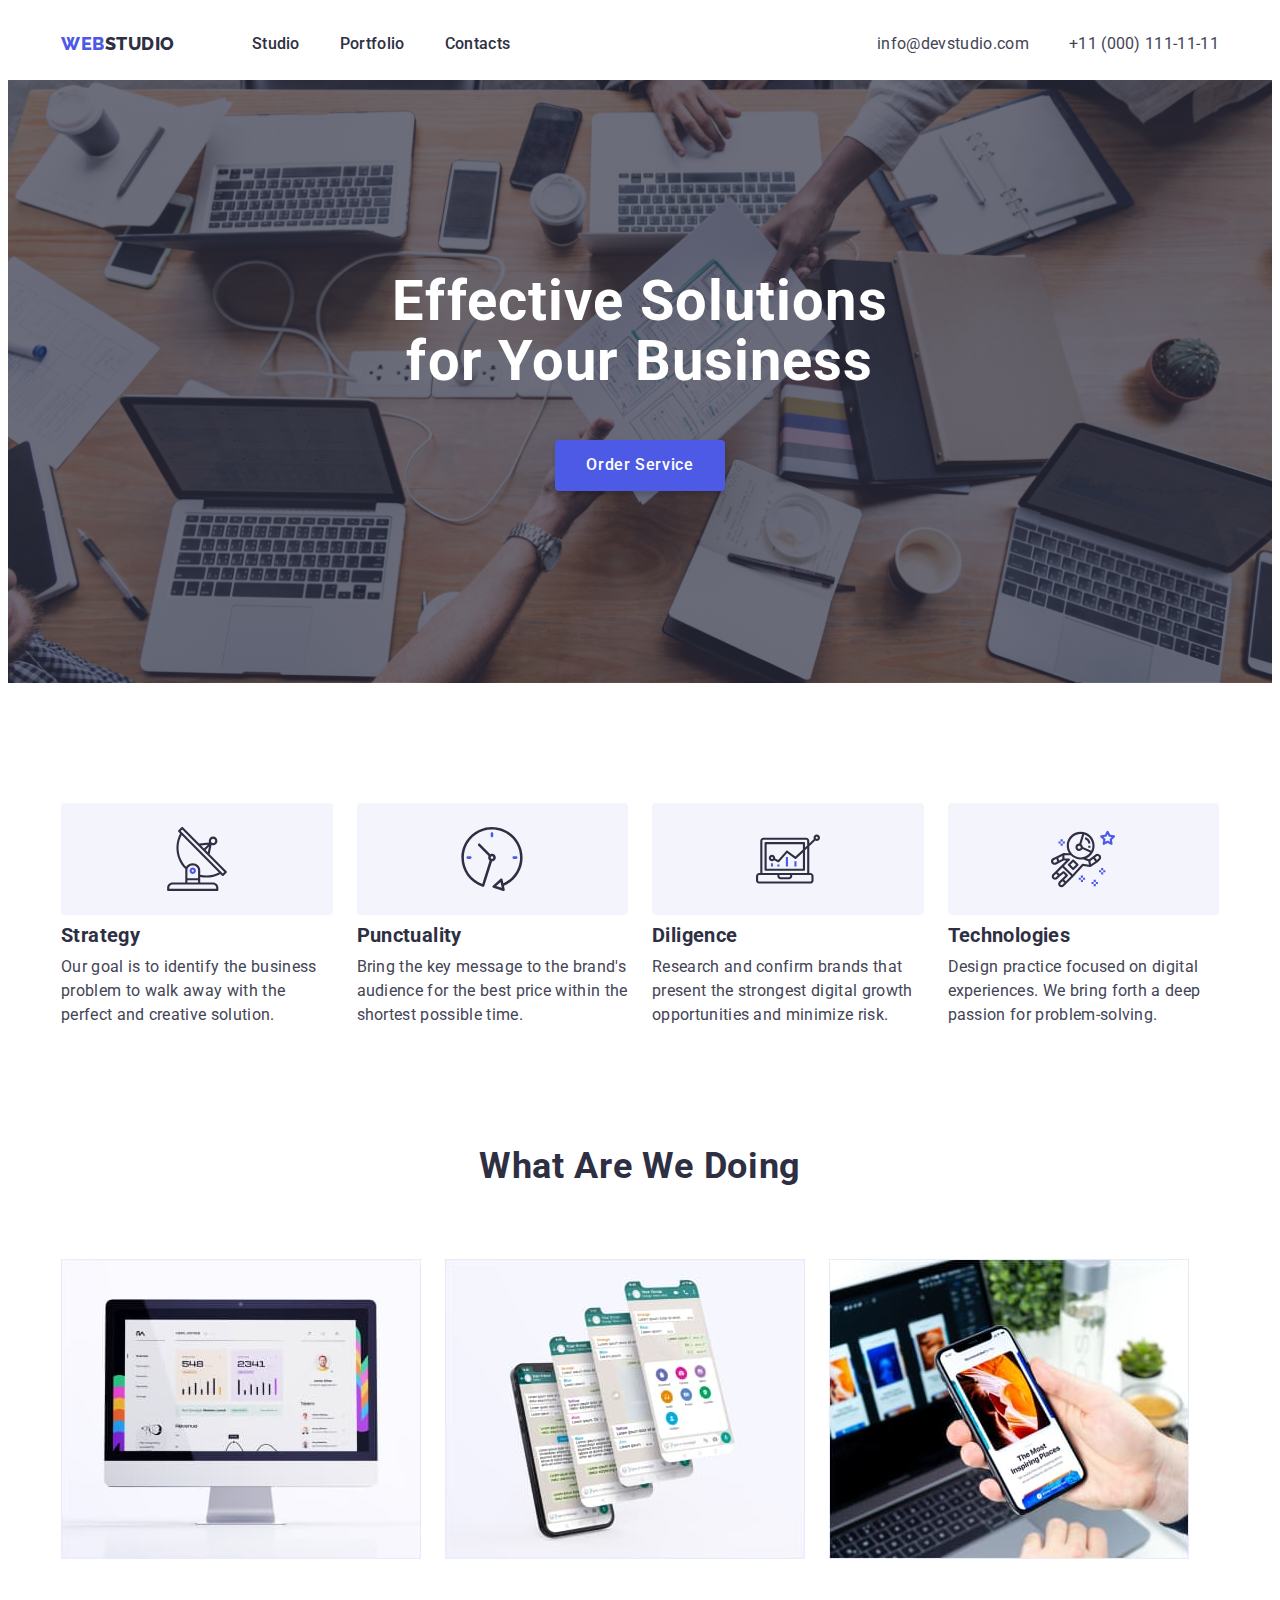
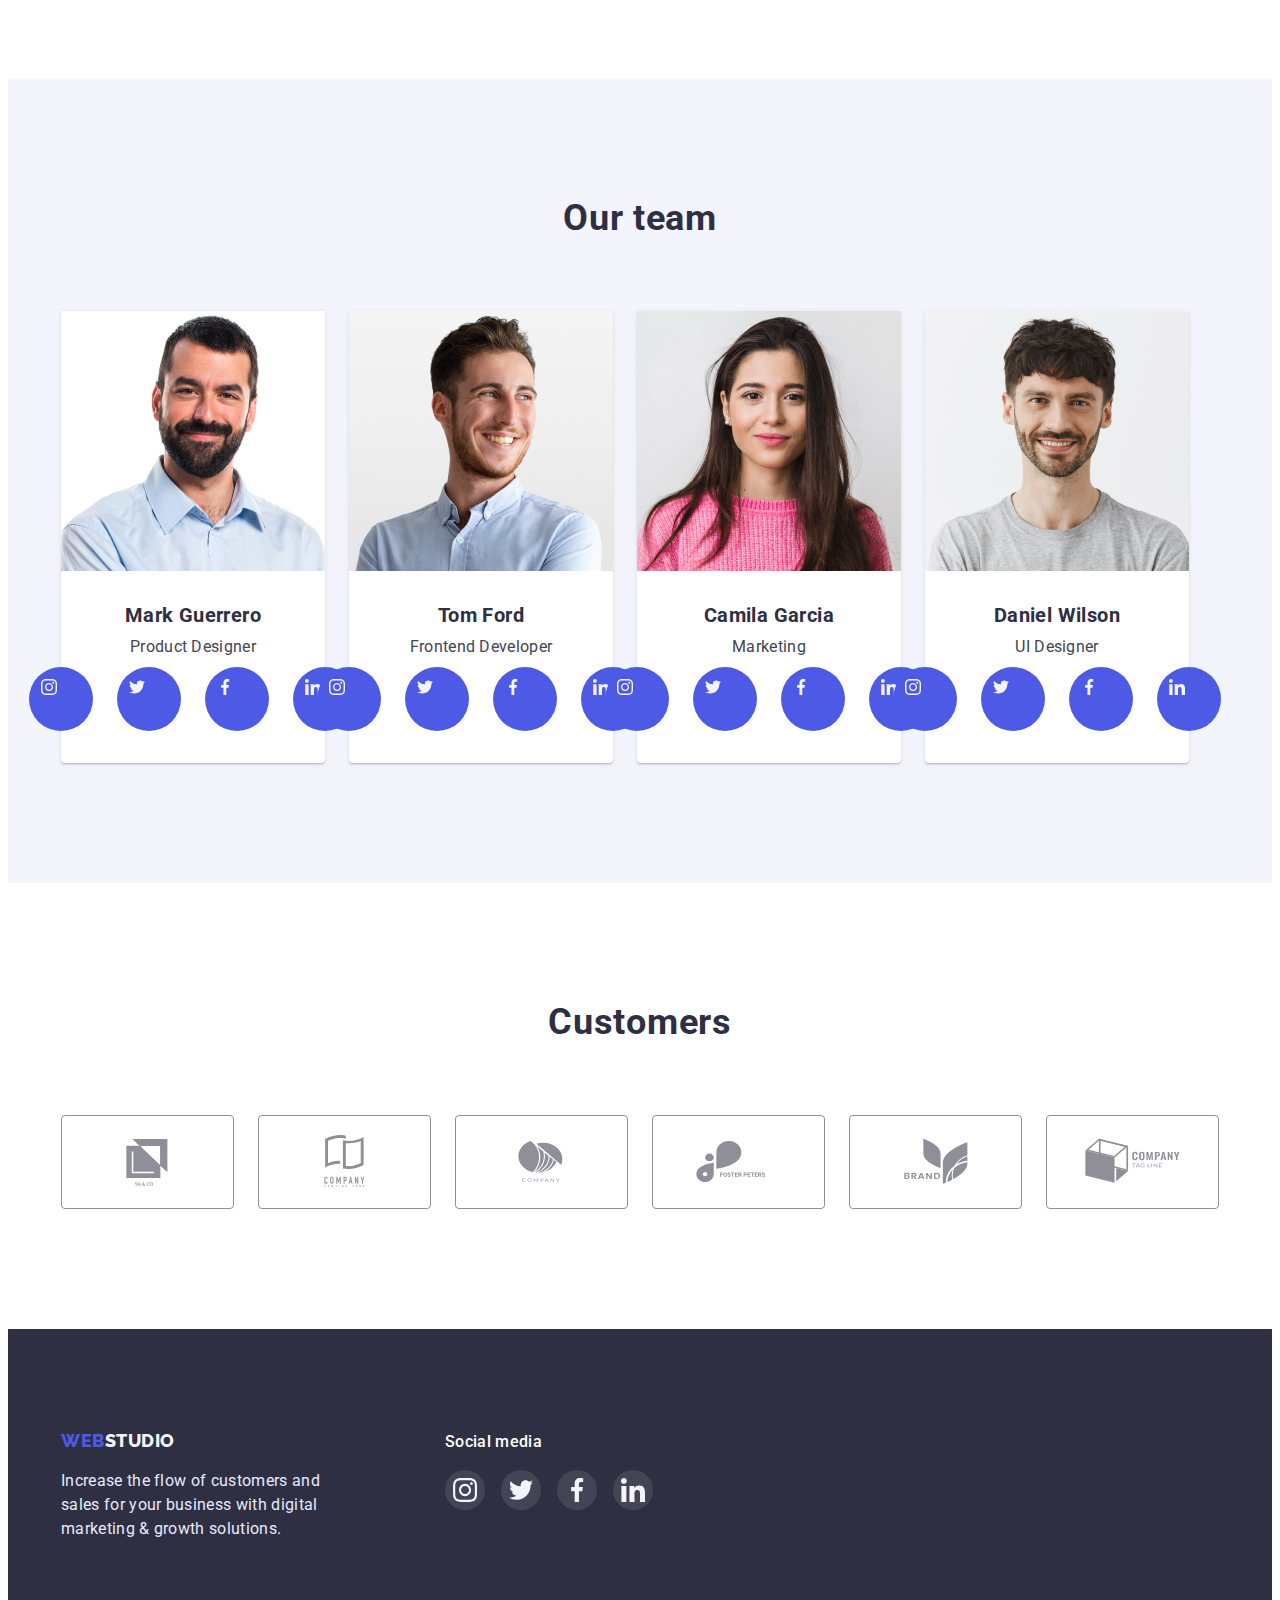
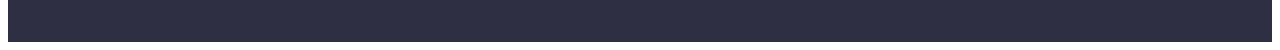
<file: index.html>
<!DOCTYPE html>
<html lang="en">

<head>
    <meta charset="UTF-8">
    <meta http-equiv="X-UA-Compatible" content="IE=edge">
    <meta name="viewport" content="width=device-width, initial-scale=1.0">
    <title>WebStudio</title>

    <link rel="stylesheet" href="https://cdnjs.cloudflare.com/ajax/libs/modern-normalize/1.1.0/modern-normalize.min.css"
        integrity="sha512-wpPYUAdjBVSE4KJnH1VR1HeZfpl1ub8YT/NKx4PuQ5NmX2tKuGu6U/JRp5y+Y8XG2tV+wKQpNHVUX03MfMFn9Q=="
        crossorigin="anonymous" referrerpolicy="no-referrer" />

    <link rel="preconnect" href="https://fonts.googleapis.com">
    <link rel="preconnect" href="https://fonts.gstatic.com" crossorigin>
    <link
        href="https://fonts.googleapis.com/css2?family=Raleway:wght@800&family=Roboto:wght@400;500;700;900&display=swap"
        rel="stylesheet">



    <link rel="stylesheet" href="./css/styles.css">

</head>

<body>
    <header class="header">
        <div class="container">
            <nav class="header-items">
                <a class="header-logo" href="https://olegkurica.github.io/goit-markup-hw-04/"><span>WEB</span>STUDIO</a>

                <ul class="header-list list">
                    <li>
                        <a class="header-link link" href="https://olegkurica.github.io/goit-markup-hw-04/">Studio</a>
                    </li>
                    <li>
                        <a class="header-link link" href="https://olegkurica.github.io/goit-markup-hw-04/portfolio.html">Portfolio</a>
                    </li>
                    <li>
                        <a class="header-link link" href="/">Contacts</a>
                    </li>
                </ul>

            </nav>

            <ul class="header-contacts">
                <li style="margin-right: 40px;">
                    <a class="header-mail link" href="mailto:info@devstudio.com">info@devstudio.com</a>
                </li>
                <li>
                    <a class="header-phone link" href="tel:+11(000)111-11-11">+11 (000) 111-11-11</a>
                </li>
            </ul>

        </div>
    </header>

    <main>

        <section class="hero">
            <div class="container">
                <h1 class="hero-title">Effective Solutions for Your Business</h1>
                <button class="hero-btn" type="button"> Order Service </button>
            </div>
        </section>

        <section class="skills">
            <div class="container">
                <h2 class="visually-hidden">skills</h2>
                <ul class="skill-list list">
                    <li class="skill-feature-s">
                        <div class="skill-icon-item">
                            <svg class="skill-decor">
                                <use href="./images/icons.svg#icon-antenna"></use>
                            </svg>
                        </div>
                        <h3 class="skill-name">Strategy</h3>
                        <p class="skill-descr">Our goal is to identify the business problem to walk away with the perfect and creative solution. </p>
                       
                    </li>
                    <li class="skill-feature-p">
                        <div class="skill-icon-item">
                            <svg class="skill-decor">
                                <use href="./images/icons.svg#icon-clock"></use>
                            </svg>
                        </div>      
                        <h3 class="skill-name">Punctuality</h3>
                        <p class="skill-descr">Bring the key message to the brand's audience for the best price within the shortest possible time.</p>
                        
                    </li>
                    <li class="skill-feature-d">
                        <div class="skill-icon-item">
                            <svg class="skill-decor">
                                <use href="./images/icons.svg#icon-diagram"></use>
                            </svg>
                        </div>
                                
                        <h3 class="skill-name">Diligence</h3>
                        <p class="skill-descr">Research and confirm brands that present the strongest digital growth opportunities and minimize risk.</p>
                    </li>
                    <li class="skill-feature-t">
                        <div class="skill-icon-item">
                             <svg class="skill-decor">
                                <use href="./images/icons.svg#icon-astronaut"></use>
                            </svg>
                        </div>
                               
                        <h3 class="skill-name">Technologies</h3>
                        <p class="skill-descr">Design practice focused on digital experiences. We bring forth a deep passion for problem-solving.</p>
                    </li>
                </ul>
            </div>
        </section>

        <section class="gallery list">
            <div class="container">
                <h2 class="gallery-title">What Are We Doing</h2>
                <ul class="gallery-items">
                    <li class="gallery-item-a">
                        <img width="360" height="300" src="./images/photo-1.jpg" alt="Photo 1">
                    </li>
                    <li class="gallery-item-b">
                        <img width="360" height="300" src="./images/photo-2.jpg" alt="Photo 2">
                    </li>
                    <li class="gallery-item-c">
                        <img width="360" height="300" src="./images/photo-3.jpg" alt="Photo 3">
                    </li>
                </ul>
            </div>
        </section>

        <section class="team-list">
            <div class="container">
                <h2 class="team-title">Our team</h2>
                <ul class="team-members list">
                    <li class="team-card">
                        <img width="264" height="260" src="./images/Mark.jpg" alt="Mark Guerrero">
                        <div class="team-card-text">
                            <h3 class="team-member">Mark Guerrero</h3>
                            <p class="member-descr">Product Designer</p>
                            <ul class="team-soc-list list">
                                <li class="team-soc-item">
                                    <a href="#" class="team-soc-link link">
                                        <svg class="team-soc-icon">
                                            <use href="./images/icons.svg#icon-instagram"></use>
                                        </svg>
                                    </a>                                   
                                </li>
                                <li class="team-soc-item">
                                    <a href="#" class="team-soc-link link">
                                        <svg class="team-soc-icon">
                                            <use href="./images/icons.svg#icon-twitter"></use>
                                        </svg>
                                    </a>
                                </li>
                                <li class="team-soc-item">
                                    <a href="#" class="team-soc-link link">
                                        <svg class="team-soc-icon">
                                            <use href="./images/icons.svg#icon-facebook"></use>
                                        </svg>
                                    </a>
                                    
                                </li>
                                <li class="team-soc-item">
                                    <a href="#" class="team-soc-link link">
                                        <svg class="team-soc-icon">
                                            <use href="./images/icons.svg#icon-linkedin"></use>
                                        </svg>
                                    </a>
                                    
                                </li>
                            </ul>
                        </div>
                    </li>
                    <li class="team-card">
                        <img width="264" height="260" src="./images/Tom.jpg" alt="Tom Ford">
                        <div class="team-card-text">
                            <h3 class="team-member">Tom Ford</h3>
                            <p class="member-descr">Frontend Developer</p>
                            <ul class="team-soc-list list">
                                <li class="team-soc-item">
                                    <a href="#" class="team-soc-link link">
                                        <svg class="team-soc-icon">
                                            <use href="./images/icons.svg#icon-instagram"></use>
                                        </svg>
                                    </a>
                                </li>
                                <li class="team-soc-item">
                                    <a href="#" class="team-soc-link link">
                                        <svg class="team-soc-icon">
                                            <use href="./images/icons.svg#icon-twitter"></use>
                                        </svg>
                                    </a>
                                </li>
                                <li class="team-soc-item">
                                    <a href="#" class="team-soc-link link">
                                        <svg class="team-soc-icon">
                                            <use href="./images/icons.svg#icon-facebook"></use>
                                        </svg>
                                    </a>
                            
                                </li>
                                <li class="team-soc-item">
                                    <a href="#" class="team-soc-link link">
                                        <svg class="team-soc-icon">
                                            <use href="./images/icons.svg#icon-linkedin"></use>
                                        </svg>
                                    </a>
                            
                                </li>
                            </ul>
                        </div>

                    </li>
                    <li class="team-card">
                        <img width="264" height="260" src="./images/Camila.jpg" alt="Camila Garcia">
                        <div class="team-card-text">
                            <h3 class="team-member">Camila Garcia</h3>
                            <p class="member-descr">Marketing</p>
                            <ul class="team-soc-list list">
                                <li class="team-soc-item">
                                    <a href="#" class="team-soc-link link">
                                        <svg class="team-soc-icon">
                                            <use href="./images/icons.svg#icon-instagram"></use>
                                        </svg>
                                    </a>
                                </li>
                                <li class="team-soc-item">
                                    <a href="#" class="team-soc-link link">
                                        <svg class="team-soc-icon">
                                            <use href="./images/icons.svg#icon-twitter"></use>
                                        </svg>
                                    </a>
                                </li>
                                <li class="team-soc-item">
                                    <a href="#" class="team-soc-link link">
                                        <svg class="team-soc-icon">
                                            <use href="./images/icons.svg#icon-facebook"></use>
                                        </svg>
                                    </a>
                            
                                </li>
                                <li class="team-soc-item">
                                    <a href="#" class="team-soc-link link">
                                        <svg class="team-soc-icon">
                                            <use href="./images/icons.svg#icon-linkedin"></use>
                                        </svg>
                                    </a>
                            
                                </li>
                            </ul>
                        </div>

                    </li>
                    <li class="team-card">
                        <img width="264" height="260" src="./images/Daniel.jpg" alt="Daniel Wilson">
                        <div class="team-card-text">
                            <h3 class="team-member">Daniel Wilson</h3>
                            <p class="member-descr">UI Designer</p>
                            <ul class="team-soc-list list">
                                <li class="team-soc-item">
                                    <a href="#" class="team-soc-link link">
                                        <svg class="team-soc-icon">
                                            <use href="./images/icons.svg#icon-instagram"></use>
                                        </svg>
                                    </a>
                                </li>
                                <li class="team-soc-item">
                                    <a href="#" class="team-soc-link link">
                                        <svg class="team-soc-icon">
                                            <use href="./images/icons.svg#icon-twitter"></use>
                                        </svg>
                                    </a>
                                </li>
                                <li class="team-soc-item">
                                    <a href="#" class="team-soc-link link">
                                        <svg class="team-soc-icon">
                                            <use href="./images/icons.svg#icon-facebook"></use>
                                        </svg>
                                    </a>
                            
                                </li>
                                <li class="team-soc-item">
                                    <a href="#" class="team-soc-link link">
                                        <svg class="team-soc-icon">
                                            <use href="./images/icons.svg#icon-linkedin"></use>
                                        </svg>
                                    </a>
                            
                                </li>
                            </ul>
                        </div>

                    </li>
                </ul>
            </div>
        </section>

        <section class="customers list">
            <div class="container">
                <h2 class="customers-title">Customers</h2>
                <ul class="customers-list">
                    <li class="customers-item">
                        <a href="#" class="customers-link link">
                            <svg class="customers-icon">
                                <use href="./images/icons.svg#icon-client-1"></use>
                            </svg>
                        </a>
                    </li>
                    <li class="customers-item">
                        <a href="#" class="customers-link link">
                            <svg class="customers-icon">
                                <use href="./images/icons.svg#icon-client-2"></use>
                            </svg>
                        </a>
                    </li>
                    <li class="customers-item">
                        <a href="#" class="customers-link link">
                            <svg class="customers-icon">
                                <use href="./images/icons.svg#icon-client-3"></use>
                            </svg>
                        </a>
                    </li>
                    <li class="customers-item">
                        <a href="#" class="customers-link link">
                            <svg class="customers-icon">
                                <use href="./images/icons.svg#icon-client-4"></use>
                            </svg>
                        </a>
                    </li>
                    <li class="customers-item">
                        <a href="#" class="customers-link link">
                            <svg class="customers-icon">
                                <use href="./images/icons.svg#icon-client-5"></use>
                            </svg>
                        </a>  
                    </li>
                    <li class="customers-item">
                        <a href="#" class="customers-link link">
                            <svg class="customers-icon">
                                <use href="./images/icons.svg#icon-client-6"></use>
                            </svg>
                        </a>
                    </li>
                </ul>
            </div>
        </section>

    </main>

    <footer class="footer">
        <div class="container">
            <div class="footer-items">
                <a class="footer-logo" href="https://olegkurica.github.io/goit-markup-hw-04/"><span>WEB</span>STUDIO</a>
                <p class="footer-descr">Increase the flow of customers and sales for your business with digital marketing & growth solutions.</p>
                
            </div>
            <nav class="footer-soc-items">
                <p class="footer-soc-title">Social media</p>
                <ul class="footer-soc-list list">
                    <li class="footer-soc-item">
                        <a href="#" class="footer-soc-link link">
                            <svg class="footer-soc-icon">
                                <use href="./images/icons.svg#icon-instagram"></use>
                            </svg>
                        </a>
                    </li>
                    <li class="footer-soc-item">
                        <a href="#" class="footer-soc-link link">
                            <svg class="footer-soc-icon">
                                <use href="./images/icons.svg#icon-twitter"></use>
                            </svg>
                        </a>
                    </li>
                    <li class="footer-soc-item">
                        <a href="#" class="footer-soc-link link">
                            <svg class="footer-soc-icon">
                                <use href="./images/icons.svg#icon-facebook"></use>
                            </svg>
                        </a>
                    </li>
                    <li class="footer-soc-item">
                        <a href="#" class="footer-soc-link link">
                            <svg class="footer-soc-icon">
                                <use href="./images/icons.svg#icon-linkedin"></use>
                            </svg>
                        </a>
                    </li>
                </ul>
            </nav>
                
        </div>
    </footer>

</body>

</html>
</file>
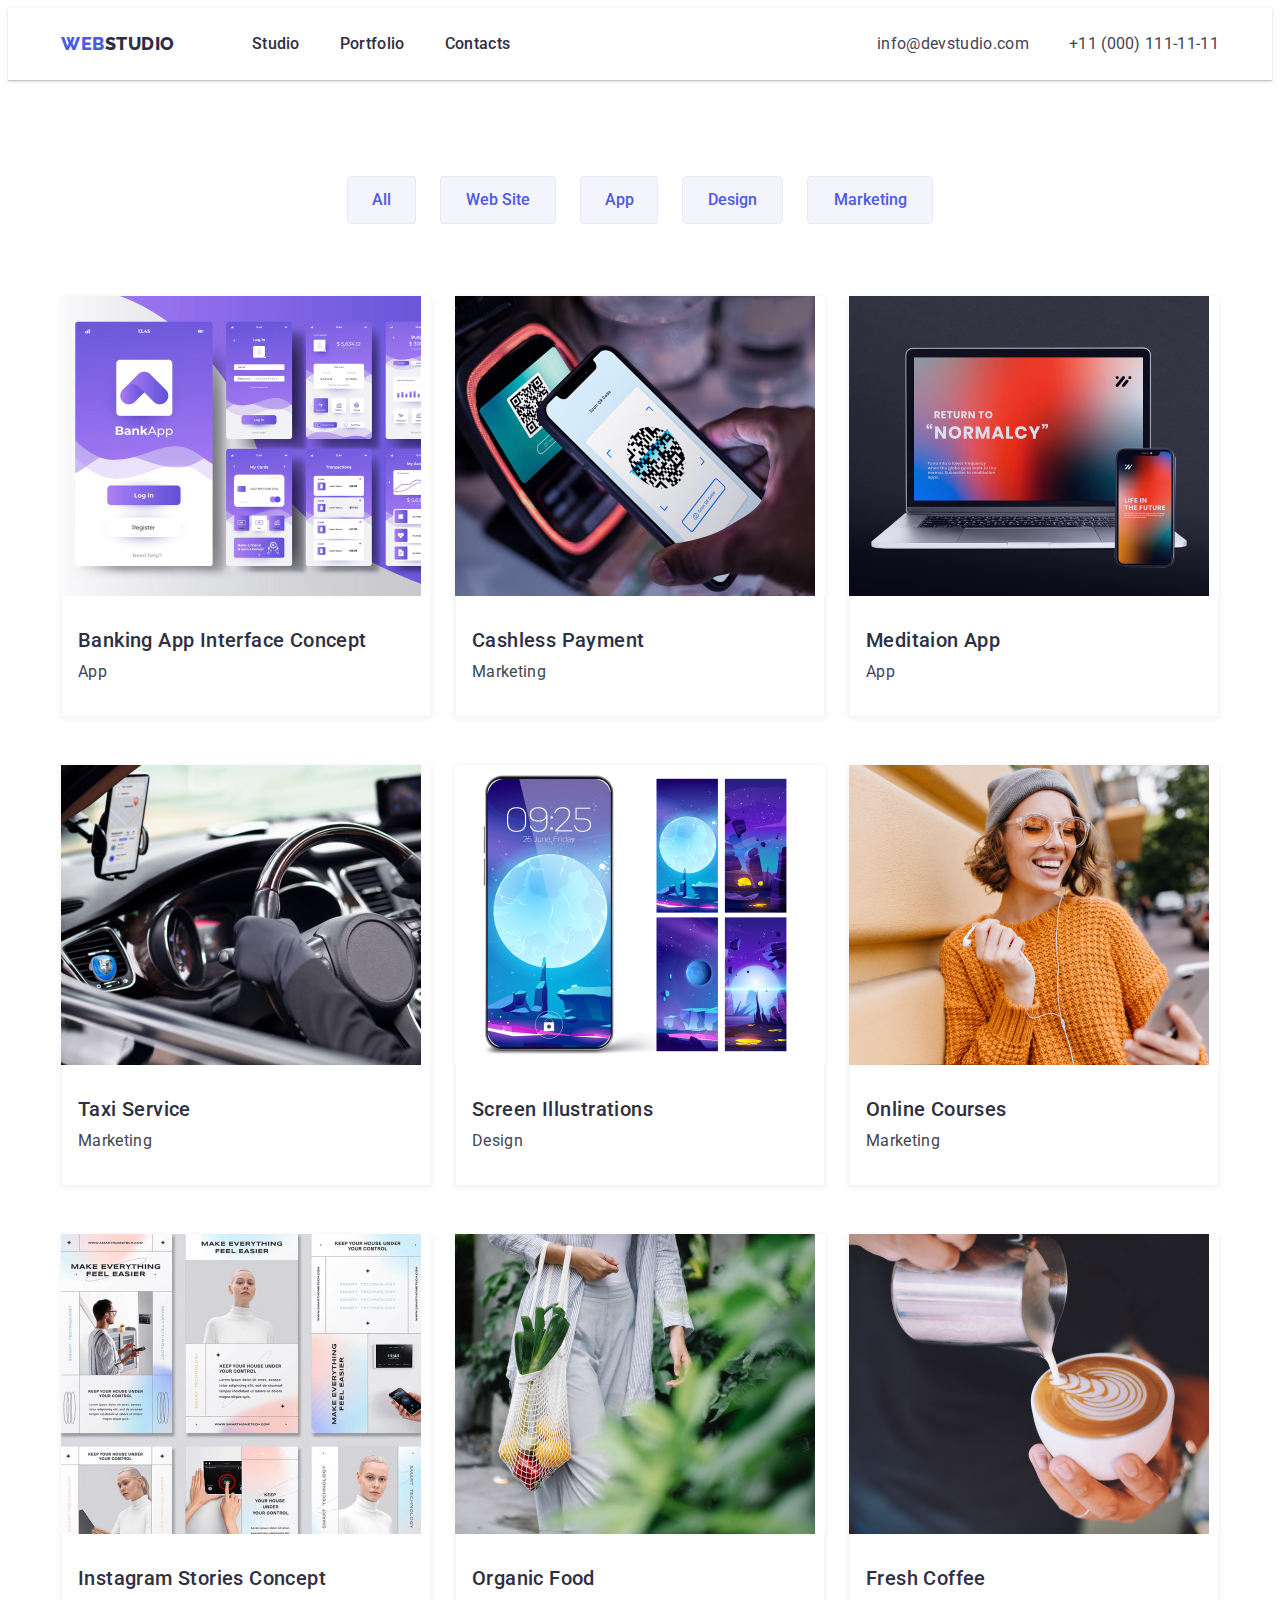
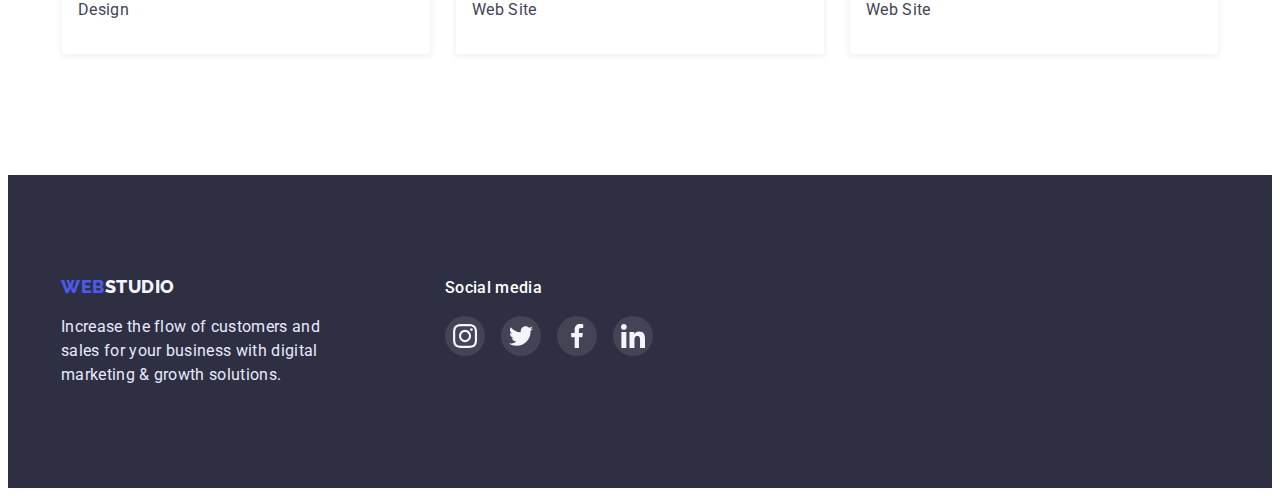
<file: portfolio.html>
<!DOCTYPE html>
<html lang="en">

<head>
    <meta charset="UTF-8">
    <meta http-equiv="X-UA-Compatible" content="IE=edge">
    <meta name="viewport" content="width=device-width, initial-scale=1.0">
    <title>Portfolio</title>

    <link rel="stylesheet" href="https://cdnjs.cloudflare.com/ajax/libs/modern-normalize/1.1.0/modern-normalize.min.css"
        integrity="sha512-wpPYUAdjBVSE4KJnH1VR1HeZfpl1ub8YT/NKx4PuQ5NmX2tKuGu6U/JRp5y+Y8XG2tV+wKQpNHVUX03MfMFn9Q=="
        crossorigin="anonymous" referrerpolicy="no-referrer" />

    <link rel="preconnect" href="https://fonts.googleapis.com">
    <link rel="preconnect" href="https://fonts.gstatic.com" crossorigin>
    <link
        href="https://fonts.googleapis.com/css2?family=Raleway:wght@800&family=Roboto:wght@400;500;700;900&display=swap"
        rel="stylesheet">



    <link rel="stylesheet" href="./css/styles.css">

</head>

<body>
    <header class="header header-portfolio">
        <div class="container">
            <nav class="header-items">
                <a class="header-logo" href="https://olegkurica.github.io/goit-markup-hw-04/"><span>WEB</span>STUDIO</a>

                <ul class="header-list list">
                    <li>
                        <a class="header-link link" href="https://olegkurica.github.io/goit-markup-hw-04/">Studio</a>
                    </li>
                    <li>
                        <a class="header-link link" href="https://olegkurica.github.io/goit-markup-hw-04/portfolio.html">Portfolio</a>
                    </li>
                    <li>
                        <a class="header-link link" href="/">Contacts</a>
                    </li>
                </ul>

            </nav>

            <ul class="header-contacts">
                <li style="margin-right: 40px;">
                    <a class="header-mail link" href="mailto:info@devstudio.com">info@devstudio.com</a>
                </li>
                <li>
                    <a class="header-phone link" href="tel:+11(000)111-11-11">+11 (000) 111-11-11</a>
                </li>
            </ul>

        </div>
    </header>

    <main>
        <section class="marketing">
            <div class="container">
                <h1 class="visually-hidden">Filter</h1>
                <ul class="filter-btn">
                    <li>
                        <button class="btn-filter-al" type="button"> All </button>
                    </li>
                    <li>
                        <button class="btn-filter-w" type="button"> Web Site </button>
                    </li>
                    <li>
                        <button class="btn-filter-ap" type="button"> App </button>
                    </li>
                    <li>
                        <button class="btn-filter-d" type="button"> Design </button>
                    </li>
                    <li>
                        <button class="btn-filter-m" type="button"> Marketing </button>
                    </li>
                </ul>

                <ul class="marketing-list list">
                    <li class="card">
                        <a class="marketing-link" href="">
                            <img width="360" height="300" src="./images/bankapp.jpg" alt="bank app">
                            <div class="marketing-card-text">
                                <h3 class="marketing-name">Banking App Interface Concept</h3>
                                <p class="marketing-text">App</p>
                            </div>
                        </a>

                    </li>
                    <li class="card">
                        <a class="marketing-link" href="">
                            <img width="360" height="300" src="./images/payment.jpg" alt="cashless payment">
                            <div class="marketing-card-text">
                                <h3 class="marketing-name">Cashless Payment</h3>
                                <p class="marketing-text">Marketing</p>
                            </div>
                        </a>

                    </li>
                    <li class="card">
                        <a class="marketing-link" href="">
                            <img width="360" height="300" src="./images/meditationapp.jpg" alt="meditatio napp">
                            <div class="marketing-card-text">
                                <h3 class="marketing-name">Meditaion App</h3>
                                <p class="marketing-text">App</p>
                            </div>
                        </a>

                    </li>
                    <li class="card">
                        <a class="marketing-link" href="">
                            <img width="360" height="300" src="./images/taxi.jpg" alt="taxi service">
                            <div class="marketing-card-text">
                                <h3 class="marketing-name">Taxi Service</h3>
                                <p class="marketing-text">Marketing</p>
                            </div>
                        </a>

                    </li>
                    <li class="card">
                        <a class="marketing-link" href="">
                            <img width="360" height="300" src="./images/screenillu.jpg" alt="screen illustrations">
                            <div class="marketing-card-text">
                                <h3 class="marketing-name">Screen Illustrations</h3>
                                <p class="marketing-text">Design</p>
                            </div>
                        </a>

                    </li>
                    <li class="card">
                        <a class="marketing-link" href="">
                            <img width="360" height="300" src="./images/onlinecours.jpg" alt="online courses">
                            <div class="marketing-card-text">
                                <h3 class="marketing-name">Online Courses</h3>
                                <p class="marketing-text">Marketing</p>
                            </div>
                        </a>

                    </li>
                    <li class="card">
                        <a class="marketing-link" href="">
                            <img width="360" height="300" src="./images/instconcept.jpg" alt="instagram stories concept">
                            <div class="marketing-card-text">
                                <h3 class="marketing-name">Instagram Stories Concept</h3>
                                <p class="marketing-text">Design</p>
                            </div>
                        </a>

                    </li>
                    <li class="card">
                        <a class="marketing-link" href="">
                            <img width="360" height="300" src="./images/organicfood.jpg" alt="organic food">
                            <div class="marketing-card-text">
                                <h3 class="marketing-name">Organic Food</h3>
                                <p class="marketing-text">Web Site</p>
                            </div>
                        </a>

                    </li>
                    <li class="card">
                        <a class="marketing-link" href="">
                            <img width="360" height="300" src="./images/freshcoffe.jpg" alt="fresh coffee">
                            <div class="marketing-card-text">
                                <h3 class="marketing-name">Fresh Coffee</h3>
                                <p class="marketing-text">Web Site</p>
                            </div>
                        </a>

                    </li>
                </ul>
            </div>

        </section>


    </main>
    <footer class="footer">
        <div class="container">
            <div class="footer-items">
                <a class="footer-logo" href="https://olegkurica.github.io/goit-markup-hw-04/"><span>WEB</span>STUDIO</a>
                <p class="footer-descr">Increase the flow of customers and sales for your business with digital marketing &
                    growth solutions.</p>
    
            </div>
            <nav class="footer-soc-items">
                <p class="footer-soc-title">Social media</p>
                <ul class="footer-soc-list list">
                    <li class="footer-soc-item">
                        <a href="#" class="footer-soc-link link">
                            <svg class="footer-soc-icon">
                                <use href="./images/icons.svg#icon-instagram"></use>
                            </svg>
                        </a>
                    </li>
                    <li class="footer-soc-item">
                        <a href="#" class="footer-soc-link link">
                            <svg class="footer-soc-icon">
                                <use href="./images/icons.svg#icon-twitter"></use>
                            </svg>
                        </a>
                    </li>
                    <li class="footer-soc-item">
                        <a href="#" class="footer-soc-link link">
                            <svg class="footer-soc-icon">
                                <use href="./images/icons.svg#icon-facebook"></use>
                            </svg>
                        </a>
                    </li>
                    <li class="footer-soc-item">
                        <a href="#" class="footer-soc-link link">
                            <svg class="footer-soc-icon">
                                <use href="./images/icons.svg#icon-linkedin"></use>
                            </svg>
                        </a>
                    </li>
                </ul>
            </nav>
    
        </div>
    </footer>
</body>

</html>
</file>
<file: css/styles.css>
body {
    font-family: 'Roboto', sans-serif;
    color: var(--light-color);
}

.link {
    font-family: inherit;
}

.list {
    list-style: none;
}

.container {
    max-width: 1158px;
    margin: 0 auto;
    padding-left: 15px;
    padding-right: 15px;
}

:root {
    --light-color: #FFFFFF;
    --main-color: #2E2F42;
    --submain-color: #434455;
    --iris-color: #4D5AE5;
    --cloud-color: #F4F4FD;
    --cornflower-color: #E7E9FC;
    --light-slate-color: #8E8F99;
    --green-color: #31D0AA;
    --ocean-color: #404BBF;
}

img {
    display: block;
    max-width: 100%;
}

.visually-hidden {
    position: absolute;
    white-space: nowrap;
    width: 1px;
    height: 1px;
    overflow: hidden;
    border: 0;
    padding: 0;
    clip: rect(0 0 0 0);
    clip-path: inset(50%);
    margin: -1px;
}

/* _______ HEADER SECTION _______ */

.header {
    background: var(--light-color);
}

.header .container {
    display: flex;
    align-items: center;
    justify-content: space-between;
}

.header-portfolio {
    background: var(--light-color);
    box-shadow: 0px 2px 1px rgba(46, 47, 66, 0.08), 0px 1px 1px rgba(46, 47, 66, 0.16), 0px 1px 6px rgba(46, 47, 66, 0.08);
}

.header-items {
    display: flex;
    align-items: center;
}

.header-list {
    display: flex;
    align-items: center;
    padding-left: 0;
    margin: 0 auto;
    gap: 40px;
}
  
.header-logo {
    font-family: 'Raleway', sans-serif;
    font-weight: 800;
    font-size: 18px;
    line-height: 1.33;
    letter-spacing: 0.03em;
    color: var(--main-color);
    text-decoration: none;
    margin-right: 77px;
}

.header-logo>span {
    color: var(--iris-color);
}

.header-link {
    font-weight: 500;
    font-size: 16px;
    line-height: 1.5;
    letter-spacing: 0.02em;
    color: var(--main-color);
    text-decoration: none;
    padding: 24px 0;
    display: block;
}

.header-link:hover,
.header-link:focus {
    color: var(--iris-color);
}

.header-contacts {
    display: flex;
    align-items: center;
    list-style-type: none;
    padding-left: 0;
    margin: 0;
}

.header-mail:hover,
.header-mail:focus {
    color: var(--iris-color);
}

.header-phone:hover,
.header-phone:focus {
    color: var(--iris-color);
}

.header-mail {
    font-size: 16px;
    line-height: 1.5;
    letter-spacing: 0.02em;
    color: var(--submain-color);
    text-decoration: none;
}

.header-phone {
    font-size: 16px;
    line-height: 1.5;
    letter-spacing: 0.02em;
    color: var(--submain-color);
    text-decoration: none;
}

/* ________ HERO SECTION ________ */

.hero {
    background-image: linear-gradient(to right, rgba(46, 47, 66, 0.7), rgba(46, 47, 66, 0.7)),url(../images/hero-img.jpg);
    background-color: var(--main-color);
    padding: 192px 0;
    text-align: center;
    background-position: center;
    background-size: cover;
    background-repeat: no-repeat;
    max-width: 1440px;
    margin: 0 auto;
}

.hero-title {
    font-weight: 700;
    font-size: 56px;
    line-height: 1.07;
    letter-spacing: 0.02em;
    margin: 0 auto;
    color: var(--light-color);
    max-width: 497px;
}

.hero-btn {
    font-family: 'Roboto';
    background: var(--iris-color);
    box-shadow: 0px 4px 4px rgba(0, 0, 0, 0.15);
    color: var(--light-color);
    cursor: pointer;
    border-radius: 4px;
    border: 0;
    width: 170px;
    height: 51px;
    font-weight: 500;
    font-size: 16px;
    line-height: 1.18;
    letter-spacing: 0.04em;
    margin-top: 48px;
}

.hero-btn:hover,
.hero-btn:focus {
    background-color: var(--ocean-color);
}

/* _______ SKILL SECTION _______ */

.skills {
    padding: 120px 0;
}

.skill-list {
    display: flex;
    align-items: flex-start;
    gap: 24px;
    padding-left: 0;
    margin: 0 auto;
}

.skill-list li {
    flex-basis: calc((100% - 3 * 24px) / 4);
}

.skill-name {
    font-weight: 700;
    font-size: 20px;
    line-height: 1.2;
    letter-spacing: 0.02em;
    color: var(--main-color);
    margin-bottom: 8px;
    margin-top: 0;
}

.skill-descr {
    font-size: 16px;
    line-height: 1.5;
    letter-spacing: 0.02em;
    color: var(--submain-color);
    text-decoration: none;
    margin: 0 auto;
}

.skill-icon-item {
    display: flex;
    height: 112px;
    border-radius: 4px; 
    background-color: var(--cloud-color);
    justify-content: center;
    align-items:center;
    margin-bottom: 8px;
}

.skill-decor {
    width: 64px;
    height: 64px;
}

/* _______ GALLERY SECTION _______ */

.gallery {
    padding-bottom: 120px;
}

.gallery-title {
    font-weight: 700;
    font-size: 36px;
    line-height: 1.11;
    letter-spacing: 0.02em;
    color: var(--main-color);
    text-align: center;
    margin: 0 auto;
    margin-bottom: 72px;
}

.gallery-items {
    display: flex;
    align-items: flex-start;
    gap: 24px;
    margin: 0 auto;
    padding-left: 0;
    list-style-type: none;
}

/* _______ TEAM SECTION _______ */

.team-list {
    background: var(--cloud-color);
    padding-top: 120px;
    padding-bottom: 120px;
}

.team-members {
    display: flex;
    align-items: flex-start;
    gap: 24px;
    margin: 0;
    padding-left: 0;
}

.team-title {
    font-weight: 700;
    font-size: 36px;
    line-height: 1.11;
    letter-spacing: 0.02em;
    color: var(--main-color);
    text-align: center;
    margin-bottom: 72px;
    margin-top: 0;
}

.team-card {
    background: var(--light-color);
    box-shadow: 0px 1px 6px rgba(46, 47, 66, 0.08), 0px 1px 1px rgba(46, 47, 66, 0.16), 0px 2px 1px rgba(46, 47, 66, 0.08);
    border-radius: 0px 0px 4px 4px;
    max-width: 264px;
    text-align: center;
}

.team-card-text {
    padding: 32px 0;
}

.team-member {
    font-weight: 700;
    font-size: 20px;
    line-height: 1.2;
    letter-spacing: 0.02em;
    color: var(--main-color);
    margin-bottom: 8px;
    margin-top: 0;
}

.member-descr {
    font-size: 16px;
    line-height: 1.5;
    letter-spacing: 0.02em;
    color: var(--submain-color);
    margin: 0;
    margin-bottom: 8px;
}

.team-soc-link {
    padding: 12px;
    margin: 0 auto;
    background-color: var(--iris-color);
    width: 40px;
    height: 40px;
    border-radius: 50%;
    display: flex;
}

.team-soc-list {
    padding-left: 0;
    margin: 0;
    display: flex;
    gap: 24px;
    align-items: center;
    justify-content: center;
}

.team-soc-link:hover,
.team-soc-link:focus {
    background-color: #404BBF;
}

.team-soc-icon {
    width: 16px;
    height: 16px;
}

/* _______ FOOTER SECTION _______ */

.footer {
    background: var(--main-color);
    padding-top: 100px;
    padding-bottom: 100px;
}

.footer-logo {
    font-family: 'Raleway', sans-serif;
    font-weight: 800;
    font-size: 18px;
    line-height: 1.33;
    width: 115px;
    letter-spacing: 0.03em;
    color: var(--cloud-color);
    text-decoration: none;
}

.footer-logo>span {
    color: var(--iris-color);
}

.footer-descr {
    font-size: 16px;
    line-height: 1.5;
    letter-spacing: 0.02em;
    color: var(--cornflower-color);
    max-width: 264px;
    margin-bottom: 0;
}

.footer-soc-title {
    font-weight: 500;
    font-size: 16px;
    line-height: 1.5;
    letter-spacing: 0.02em;
    margin: 0;
    margin-bottom: 16px;
}

.footer-soc-icon {
    width: 24px;
    height: 24px;
}

.footer-soc-list {
    margin: 0;
    padding-left: 0;
    display: flex;
    gap: 16px;
    align-items: center;
    justify-content: center;
}

.footer-soc {
    display: flex;
    align-items: center;
    justify-content: center;
}

.footer-soc-list li {
    flex-basis: calc((100% - 3 * 24px) / 4);
}

.footer-soc-item {
    margin: 0;
    width: 40px;
    height: 40px;
    display: flex;
}

.footer-soc-link {
    padding: 8px;
    background-color: rgba(255, 255, 255, 0.1);
    border-radius: 50%;
}

.footer-soc-link:hover,
.footer-soc-link:focus {
    background-color: var(--green-color);
}

.footer .container {
    display: flex;
    align-items: baseline;
    justify-content: flex-start;
}

.footer-items {
    margin-right: 120px;
}

.footer-soc-items {
    height: 112px;
}

/* _______ FILTER SECTION _______ */

.filter-btn {
    display: flex; 
    justify-content: center;
    gap: 24px;
    margin-bottom: 72px;
    margin-top: 0;
    list-style-type: none;
    padding-left: 0;
}

.btn-filter-al {
    font-family: 'Roboto', sans-serif;
    background: var(--cloud-color);
    border: 1px solid var(--cornflower-color);
    border-radius: 4px;
    cursor: pointer;
    color: var(--iris-color);
    font-weight: 500;
    font-size: 16px;
    line-height: 1.5;
    width: 69px;
    height: 48px;
}

.btn-filter-al:hover,
.btn-filter-al:focus {
    background: var(--iris-color);
    box-shadow: 0px 3px 1px rgba(0, 0, 0, 0.1), 0px 2px 1px rgba(0, 0, 0, 0.08), 0px 2px 2px rgba(0, 0, 0, 0.12);
    color: var(--light-color);
    border-color: transparent;
}

.btn-filter-w {
    font-family: 'Roboto', sans-serif;
    background: var(--cloud-color);
    border: 1px solid var(--cornflower-color);
    border-radius: 4px;
    cursor: pointer;
    color: var(--iris-color);
    font-weight: 500;
    font-size: 16px;
    line-height: 1.5;
    width: 116px;
    height: 48px;
}

.btn-filter-w:hover,
.btn-filter-w:focus {
    background: var(--iris-color);
    box-shadow: 0px 3px 1px rgba(0, 0, 0, 0.1), 0px 2px 1px rgba(0, 0, 0, 0.08), 0px 2px 2px rgba(0, 0, 0, 0.12);
    color: var(--light-color);
    border-color: transparent;
}

.btn-filter-ap {
    font-family: 'Roboto', sans-serif;
    background: var(--cloud-color);
    border: 1px solid var(--cornflower-color);
    border-radius: 4px;
    cursor: pointer;
    color: var(--iris-color);
    font-weight: 500;
    font-size: 16px;
    line-height: 1.5;
    width: 78px;
    height: 48px;
}

.btn-filter-ap:hover,
.btn-filter-ap:focus {
    background: var(--iris-color);
    box-shadow: 0px 3px 1px rgba(0, 0, 0, 0.1), 0px 2px 1px rgba(0, 0, 0, 0.08), 0px 2px 2px rgba(0, 0, 0, 0.12);
    color: var(--light-color);
    border-color: transparent;
}

.btn-filter-d {
    font-family: 'Roboto', sans-serif;
    background: var(--cloud-color);
    border: 1px solid var(--cornflower-color);
    border-radius: 4px;
    cursor: pointer;
    color: var(--iris-color);
    font-weight: 500;
    font-size: 16px;
    line-height: 1.5;
    width: 101px;
    height: 48px;
}

.btn-filter-d:hover,
.btn-filter-d:focus {
    background: var(--iris-color);
    box-shadow: 0px 3px 1px rgba(0, 0, 0, 0.1), 0px 2px 1px rgba(0, 0, 0, 0.08), 0px 2px 2px rgba(0, 0, 0, 0.12);
    color: var(--light-color);
    border-color: transparent;
}

.btn-filter-m {
    font-family: 'Roboto', sans-serif;
    background: var(--cloud-color);
    border: 1px solid var(--cornflower-color);
    border-radius: 4px;
    cursor: pointer;
    color: var(--iris-color);
    font-weight: 500;
    font-size: 16px;
    line-height: 1.5;
    width: 126px;
    height: 48px;
}

.btn-filter-m:hover,
.btn-filter-m:focus {
    background: var(--iris-color);
    box-shadow: 0px 3px 1px rgba(0, 0, 0, 0.1), 0px 2px 1px rgba(0, 0, 0, 0.08), 0px 2px 2px rgba(0, 0, 0, 0.12);
    color: var(--light-color);
    border-color: transparent;
}

/* _______ MARKETING SECTION _______ */

.marketing {
    padding: 96px 0 120px 0;
}

.marketing-list {
    display: flex;
    flex-wrap: wrap;
    row-gap: 48px;
    column-gap: 24px;
    padding-left: 0;
    margin: 0 auto;
}

.marketing-list .card {
    flex-basis: calc((100% - 2 * 24px) / 3);
}

.marketing-card-text {
    padding: 32px 0 32px 16px;
    border: 0.5px solid var(--cloud-color);
    border-top-width: 0px;
    
}

.marketing-link {
    text-decoration: none;
    color: var(--main-color);
    box-shadow: 0px 1px 6px rgba(46, 47, 66, 0.08);
    display: block;
}

.marketing-link:hover,
.marketing-link:focus {
    box-shadow: 0px 1px 6px rgba(46, 47, 66, 0.08), 0px 1px 1px rgba(46, 47, 66, 0.16), 0px 2px 1px rgba(46, 47, 66, 0.08);
}

.marketing-text {
    margin: 0;
    font-size: 16px;
    line-height: 1.5;
    letter-spacing: 0.02em;
    color: var(--submain-color);
}

.marketing-name {
    margin-top: 0;
    margin-bottom: 8px;
    font-weight: 500;
    font-size: 20px;
    line-height: 1.2;
    letter-spacing: 0.02em;
    color: var(--main-color);
}

/* _______ CUSTOMERS SECTION _______ */

.customers {
    padding: 120px 0 120px 0;
}

.customers-title {
    font-weight: 700;
    font-size: 36px;
    line-height: 1.11;
    text-align: center;
    letter-spacing: 0.02em;
    color: var(--main-color);
    margin-bottom: 72px;
    margin-top: 0;
}

.customers-icon {
    width: 104px;
    height: 56px;
}

.customers-list {
    margin: 0;
    padding-left: 0; 
    display: flex;
    gap: 24px;
    align-items: center;
    justify-content: center;
}

.customers-list li {
    flex-basis: calc((100% - 5 * 24px) / 6);
}

.customers-item {
    list-style-type: none;
    margin: 0 auto;
    width: 168px;
    display: flex;
}

.customers-link {
    padding: 16px 32px 16px 32px;
    fill: var(--light-slate-color);
    border: 1px solid var(--light-slate-color);
    border-radius: 4px;
    width:100%;
    height:100%;
}

.customers-link:hover,
.customers-link:focus {
    fill: var(--iris-color);
    border-color: var(--iris-color);
}
</file>
